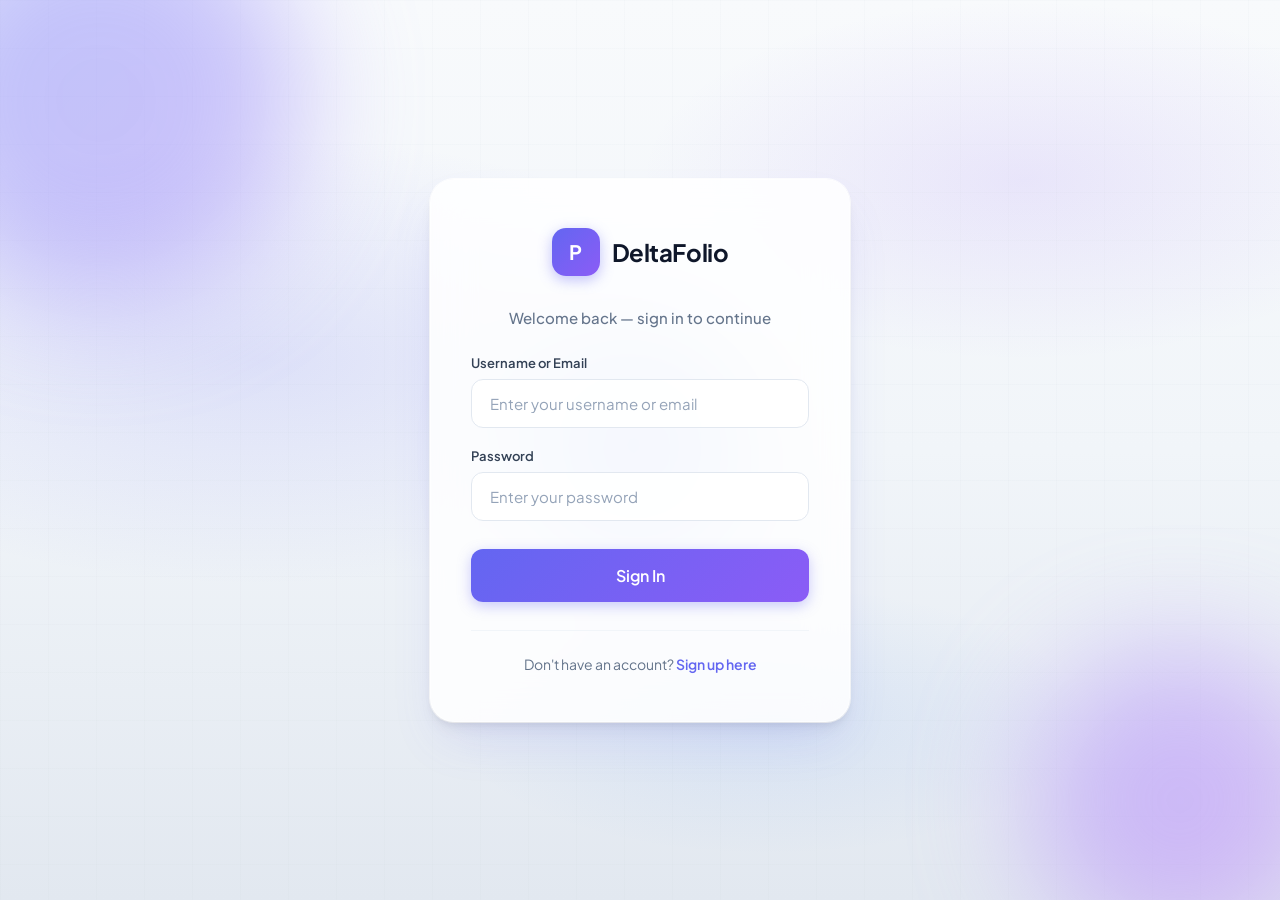
<file: src/main/resources/static/login.html>
<!DOCTYPE html>
<html lang="en">
<head>
    <meta charset="UTF-8">
    <meta name="viewport" content="width=device-width, initial-scale=1.0">
    <title>Login - DeltaFolio AI</title>
    <link rel="stylesheet" href="auth.css">
</head>
<body>
    <div class="auth-page">
        <div class="auth-bg"></div>
        <div class="auth-orb auth-orb-1"></div>
        <div class="auth-orb auth-orb-2"></div>
        <div class="auth-orb auth-orb-3"></div>

        <div class="auth-card">
            <div class="auth-logo">
                <div class="auth-logo-icon">P</div>
                <span class="auth-logo-text">DeltaFolio </span>
            </div>
            <div class="auth-header">
                <p>Welcome back — sign in to continue</p>
            </div>

            <div id="errorMessage" class="auth-message error"></div>
            <div id="successMessage" class="auth-message success"></div>

            <form id="loginForm" class="auth-form" onsubmit="handleLogin(event)">
                <div class="form-group">
                    <label for="usernameOrEmail">Username or Email</label>
                    <input 
                        type="text" 
                        id="usernameOrEmail" 
                        name="usernameOrEmail" 
                        required 
                        autocomplete="username"
                        placeholder="Enter your username or email"
                    >
                </div>
                <div class="form-group">
                    <label for="password">Password</label>
                    <input 
                        type="password" 
                        id="password" 
                        name="password" 
                        required 
                        autocomplete="current-password"
                        placeholder="Enter your password"
                    >
                </div>
                <button type="submit" class="btn-auth">Sign In</button>
            </form>

            <div class="auth-footer">
                <p>Don't have an account? <a href="signup.html">Sign up here</a></p>
            </div>
        </div>
    </div>

    <script>
        const API_BASE_URL = 'http://localhost:8080/api';

        window.addEventListener('DOMContentLoaded', function() {
            const token = localStorage.getItem('token');
            const userId = localStorage.getItem('userId');
            if (token && userId) {
                window.location.href = 'index.html';
            }
        });

        async function handleLogin(event) {
            event.preventDefault();

            const errorDiv = document.getElementById('errorMessage');
            const successDiv = document.getElementById('successMessage');
            errorDiv.classList.remove('show');
            successDiv.classList.remove('show');

            const usernameOrEmail = document.getElementById('usernameOrEmail').value.trim();
            const password = document.getElementById('password').value;

            try {
                const response = await fetch(`${API_BASE_URL}/users/login`, {
                    method: 'POST',
                    headers: { 'Content-Type': 'application/json' },
                    body: JSON.stringify({ usernameOrEmail, password })
                });
                const data = await response.json();

                if (response.ok) {
                    localStorage.setItem('token', data.token);
                    localStorage.setItem('userId', data.userId);
                    localStorage.setItem('username', data.username);
                    localStorage.setItem('email', data.email);
                    localStorage.setItem('firstName', data.firstName);
                    localStorage.setItem('lastName', data.lastName);

                    successDiv.textContent = 'Login successful! Redirecting...';
                    successDiv.classList.add('show');
                    setTimeout(() => { window.location.href = 'index.html'; }, 1000);
                } else {
                    errorDiv.textContent = data.message || 'Invalid username/email or password';
                    errorDiv.classList.add('show');
                }
            } catch (error) {
                console.error('Login error:', error);
                errorDiv.textContent = 'An error occurred. Please try again.';
                errorDiv.classList.add('show');
            }
        }
    </script>
</body>
</html>
</file>
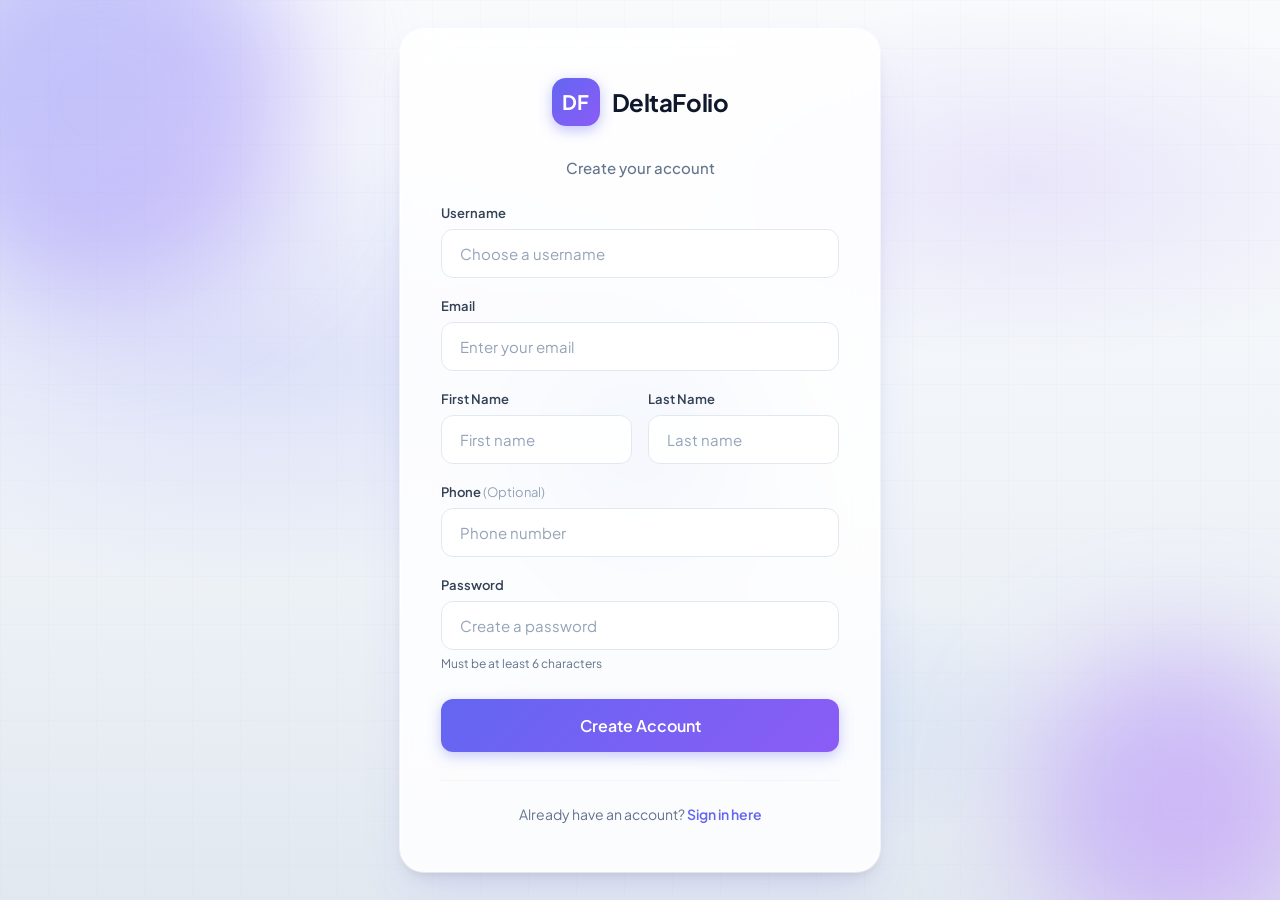
<file: src/main/resources/static/signup.html>
<!DOCTYPE html>
<html lang="en">
<head>
    <meta charset="UTF-8">
    <meta name="viewport" content="width=device-width, initial-scale=1.0">
    <title>Sign Up - DeltaFolio AI</title>
    <link rel="stylesheet" href="auth.css">
</head>
<body>
    <div class="auth-page">
        <div class="auth-bg"></div>
        <div class="auth-orb auth-orb-1"></div>
        <div class="auth-orb auth-orb-2"></div>
        <div class="auth-orb auth-orb-3"></div>

        <div class="auth-card auth-card-signup">
            <div class="auth-logo">
                <div class="auth-logo-icon">DF</div>
                <span class="auth-logo-text">DeltaFolio </span>
            </div>
            <div class="auth-header">
                <p>Create your account</p>
            </div>

            <div id="errorMessage" class="auth-message error"></div>
            <div id="successMessage" class="auth-message success"></div>

            <form id="signupForm" class="auth-form" onsubmit="handleSignup(event)">
                <div class="form-group">
                    <label for="username">Username</label>
                    <input 
                        type="text" 
                        id="username" 
                        name="username" 
                        required 
                        minlength="3"
                        maxlength="50"
                        autocomplete="username"
                        placeholder="Choose a username"
                    >
                </div>
                <div class="form-group">
                    <label for="email">Email</label>
                    <input 
                        type="email" 
                        id="email" 
                        name="email" 
                        required 
                        autocomplete="email"
                        placeholder="Enter your email"
                    >
                </div>
                <div class="form-row">
                    <div class="form-group">
                        <label for="firstName">First Name</label>
                        <input 
                            type="text" 
                            id="firstName" 
                            name="firstName" 
                            required 
                            autocomplete="given-name"
                            placeholder="First name"
                        >
                    </div>
                    <div class="form-group">
                        <label for="lastName">Last Name</label>
                        <input 
                            type="text" 
                            id="lastName" 
                            name="lastName" 
                            required 
                            autocomplete="family-name"
                            placeholder="Last name"
                        >
                    </div>
                </div>
                <div class="form-group">
                    <label for="phone">Phone <span style="font-weight:400;color:#94a3b8">(Optional)</span></label>
                    <input 
                        type="tel" 
                        id="phone" 
                        name="phone" 
                        autocomplete="tel"
                        placeholder="Phone number"
                    >
                </div>
                <div class="form-group">
                    <label for="password">Password</label>
                    <input 
                        type="password" 
                        id="password" 
                        name="password" 
                        required 
                        minlength="6"
                        autocomplete="new-password"
                        placeholder="Create a password"
                    >
                    <div class="password-hint">Must be at least 6 characters</div>
                </div>
                <button type="submit" class="btn-auth">Create Account</button>
            </form>

            <div class="auth-footer">
                <p>Already have an account? <a href="login.html">Sign in here</a></p>
            </div>
        </div>
    </div>

    <script>
        const API_BASE_URL = 'http://localhost:8080/api';

        window.addEventListener('DOMContentLoaded', function() {
            const token = localStorage.getItem('token');
            const userId = localStorage.getItem('userId');
            if (token && userId) {
                window.location.href = 'index.html';
            }
        });

        async function handleSignup(event) {
            event.preventDefault();

            const errorDiv = document.getElementById('errorMessage');
            const successDiv = document.getElementById('successMessage');
            errorDiv.classList.remove('show');
            successDiv.classList.remove('show');

            const formData = {
                username: document.getElementById('username').value.trim(),
                email: document.getElementById('email').value.trim(),
                password: document.getElementById('password').value,
                firstName: document.getElementById('firstName').value.trim(),
                lastName: document.getElementById('lastName').value.trim(),
                phone: document.getElementById('phone').value.trim() || null
            };

            if (formData.password.length < 6) {
                errorDiv.textContent = 'Password must be at least 6 characters long';
                errorDiv.classList.add('show');
                return;
            }

            try {
                const response = await fetch(`${API_BASE_URL}/users/signup`, {
                    method: 'POST',
                    headers: { 'Content-Type': 'application/json' },
                    body: JSON.stringify(formData)
                });
                const data = await response.json();

                if (response.ok) {
                    localStorage.setItem('token', data.token);
                    localStorage.setItem('userId', data.userId);
                    localStorage.setItem('username', data.username);
                    localStorage.setItem('email', data.email);
                    localStorage.setItem('firstName', data.firstName);
                    localStorage.setItem('lastName', data.lastName);

                    successDiv.textContent = 'Account created successfully! Redirecting...';
                    successDiv.classList.add('show');
                    setTimeout(() => { window.location.href = 'index.html'; }, 1500);
                } else {
                    errorDiv.textContent = data.message || 'An error occurred during signup';
                    errorDiv.classList.add('show');
                }
            } catch (error) {
                console.error('Signup error:', error);
                errorDiv.textContent = 'An error occurred. Please try again.';
                errorDiv.classList.add('show');
            }
        }
    </script>
</body>
</html>
</file>
<file: src/main/resources/static/auth.css>
/* DeltaFolio AI - Auth Pages - New Age Design */
@import url('https://fonts.googleapis.com/css2?family=Plus+Jakarta+Sans:wght@400;500;600;700&display=swap');

* {
    margin: 0;
    padding: 0;
    box-sizing: border-box;
}

.auth-page {
    font-family: 'Plus Jakarta Sans', -apple-system, BlinkMacSystemFont, sans-serif;
    min-height: 100vh;
    display: flex;
    align-items: center;
    justify-content: center;
    padding: 24px;
    position: relative;
    overflow: hidden;
}

/* Animated mesh gradient background */
.auth-bg {
    position: absolute;
    inset: 0;
    background: 
        radial-gradient(ellipse 80% 50% at 20% 40%, rgba(99, 102, 241, 0.15) 0%, transparent 50%),
        radial-gradient(ellipse 60% 40% at 80% 20%, rgba(139, 92, 246, 0.12) 0%, transparent 50%),
        radial-gradient(ellipse 50% 30% at 60% 80%, rgba(59, 130, 246, 0.1) 0%, transparent 50%),
        linear-gradient(180deg, #f8fafc 0%, #f1f5f9 50%, #e2e8f0 100%);
}

/* Subtle grid pattern overlay */
.auth-bg::before {
    content: '';
    position: absolute;
    inset: 0;
    background-image: 
        linear-gradient(rgba(148, 163, 184, 0.03) 1px, transparent 1px),
        linear-gradient(90deg, rgba(148, 163, 184, 0.03) 1px, transparent 1px);
    background-size: 48px 48px;
}

/* Floating orbs */
.auth-orb {
    position: absolute;
    border-radius: 50%;
    filter: blur(60px);
    opacity: 0.5;
    animation: float 20s ease-in-out infinite;
}

.auth-orb-1 {
    width: 400px;
    height: 400px;
    background: linear-gradient(135deg, #818cf8, #a78bfa);
    top: -100px;
    left: -100px;
    animation-delay: 0s;
}

.auth-orb-2 {
    width: 300px;
    height: 300px;
    background: linear-gradient(135deg, #a78bfa, #c084fc);
    bottom: -50px;
    right: -50px;
    animation-delay: -7s;
}

.auth-orb-3 {
    width: 200px;
    height: 200px;
    background: linear-gradient(135deg, #60a5fa, #818cf8);
    top: 50%;
    left: 50%;
    transform: translate(-50%, -50%);
    animation-delay: -14s;
}

@keyframes float {
    0%, 100% { transform: translate(0, 0); }
    25% { transform: translate(20px, -20px); }
    50% { transform: translate(-15px, 15px); }
    75% { transform: translate(15px, 10px); }
}

/* Auth card - glassmorphism */
.auth-card {
    position: relative;
    width: 100%;
    max-width: 420px;
    background: rgba(255, 255, 255, 0.85);
    backdrop-filter: blur(20px);
    -webkit-backdrop-filter: blur(20px);
    border-radius: 24px;
    padding: 48px 40px;
    box-shadow: 
        0 4px 6px -1px rgba(0, 0, 0, 0.05),
        0 10px 15px -3px rgba(0, 0, 0, 0.05),
        0 0 0 1px rgba(255, 255, 255, 0.8),
        0 25px 50px -12px rgba(99, 102, 241, 0.15);
    border: 1px solid rgba(255, 255, 255, 0.6);
}

.auth-card-signup {
    max-width: 480px;
}

/* Logo / Brand */
.auth-logo {
    display: flex;
    align-items: center;
    justify-content: center;
    gap: 12px;
    margin-bottom: 32px;
}

.auth-logo-icon {
    width: 48px;
    height: 48px;
    border-radius: 14px;
    background: linear-gradient(135deg, #6366f1 0%, #8b5cf6 100%);
    display: flex;
    align-items: center;
    justify-content: center;
    color: white;
    font-weight: 700;
    font-size: 20px;
    box-shadow: 0 4px 14px rgba(99, 102, 241, 0.4);
}

.auth-logo-text {
    font-size: 24px;
    font-weight: 700;
    color: #0f172a;
    letter-spacing: -0.02em;
}

.auth-header p {
    text-align: center;
    color: #64748b;
    font-size: 15px;
    margin-bottom: 28px;
    font-weight: 500;
}

/* Form styles */
.auth-form .form-group {
    margin-bottom: 20px;
}

.auth-form label {
    display: block;
    font-size: 13px;
    font-weight: 600;
    color: #334155;
    margin-bottom: 8px;
}

.auth-form input {
    width: 100%;
    padding: 14px 18px;
    font-size: 15px;
    font-family: inherit;
    color: #0f172a;
    background: rgba(255, 255, 255, 0.9);
    border: 1.5px solid #e2e8f0;
    border-radius: 12px;
    transition: all 0.2s ease;
}

.auth-form input::placeholder {
    color: #94a3b8;
}

.auth-form input:hover {
    border-color: #cbd5e1;
}

.auth-form input:focus {
    outline: none;
    border-color: #6366f1;
    box-shadow: 0 0 0 4px rgba(99, 102, 241, 0.15);
}

/* Form row for side-by-side inputs */
.auth-form .form-row {
    display: grid;
    grid-template-columns: 1fr 1fr;
    gap: 16px;
}

/* Submit button */
.btn-auth {
    width: 100%;
    padding: 16px 24px;
    margin-top: 8px;
    font-size: 16px;
    font-weight: 600;
    font-family: inherit;
    color: white;
    background: linear-gradient(135deg, #6366f1 0%, #8b5cf6 100%);
    border: none;
    border-radius: 12px;
    cursor: pointer;
    transition: all 0.25s ease;
    box-shadow: 0 4px 14px rgba(99, 102, 241, 0.35);
}

.btn-auth:hover {
    transform: translateY(-2px);
    box-shadow: 0 8px 25px rgba(99, 102, 241, 0.4);
}

.btn-auth:active {
    transform: translateY(0);
}

/* Footer link */
.auth-footer {
    text-align: center;
    margin-top: 28px;
    padding-top: 24px;
    border-top: 1px solid #f1f5f9;
}

.auth-footer p {
    color: #64748b;
    font-size: 14px;
    margin: 0;
}

.auth-footer a {
    color: #6366f1;
    text-decoration: none;
    font-weight: 600;
    transition: color 0.2s;
}

.auth-footer a:hover {
    color: #4f46e5;
}

/* Messages */
.auth-message {
    padding: 14px 18px;
    border-radius: 12px;
    font-size: 14px;
    margin-bottom: 24px;
    display: none;
}

.auth-message.show {
    display: flex;
    align-items: center;
    gap: 10px;
}

.auth-message.error {
    background: #fef2f2;
    color: #b91c1c;
    border: 1px solid #fecaca;
}

.auth-message.success {
    background: #f0fdf4;
    color: #15803d;
    border: 1px solid #bbf7d0;
}

/* Password hint */
.password-hint {
    font-size: 12px;
    color: #64748b;
    margin-top: 6px;
}

/* Responsive */
@media (max-width: 480px) {
    .auth-card {
        padding: 32px 24px;
        border-radius: 20px;
    }
    
    .auth-form .form-row {
        grid-template-columns: 1fr;
    }
    
    .auth-logo-text {
        font-size: 20px;
    }
}
</file>
